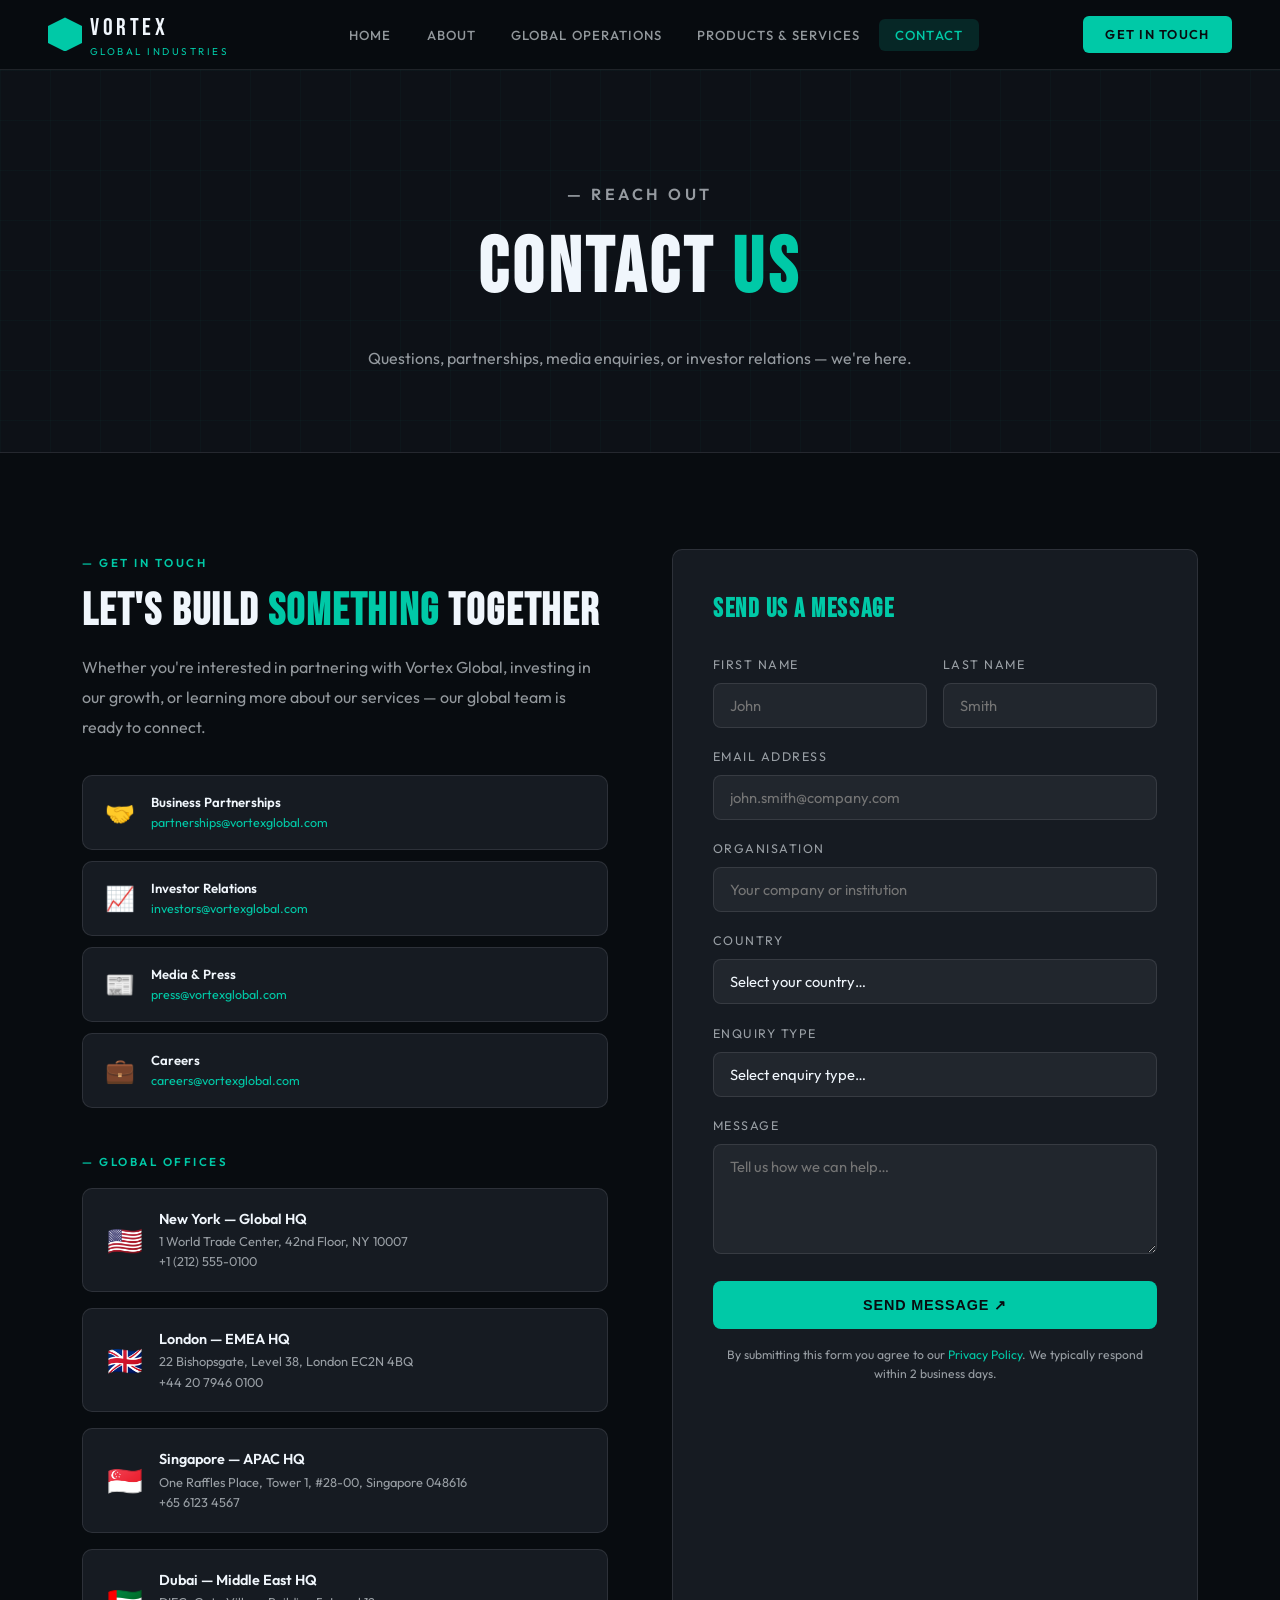
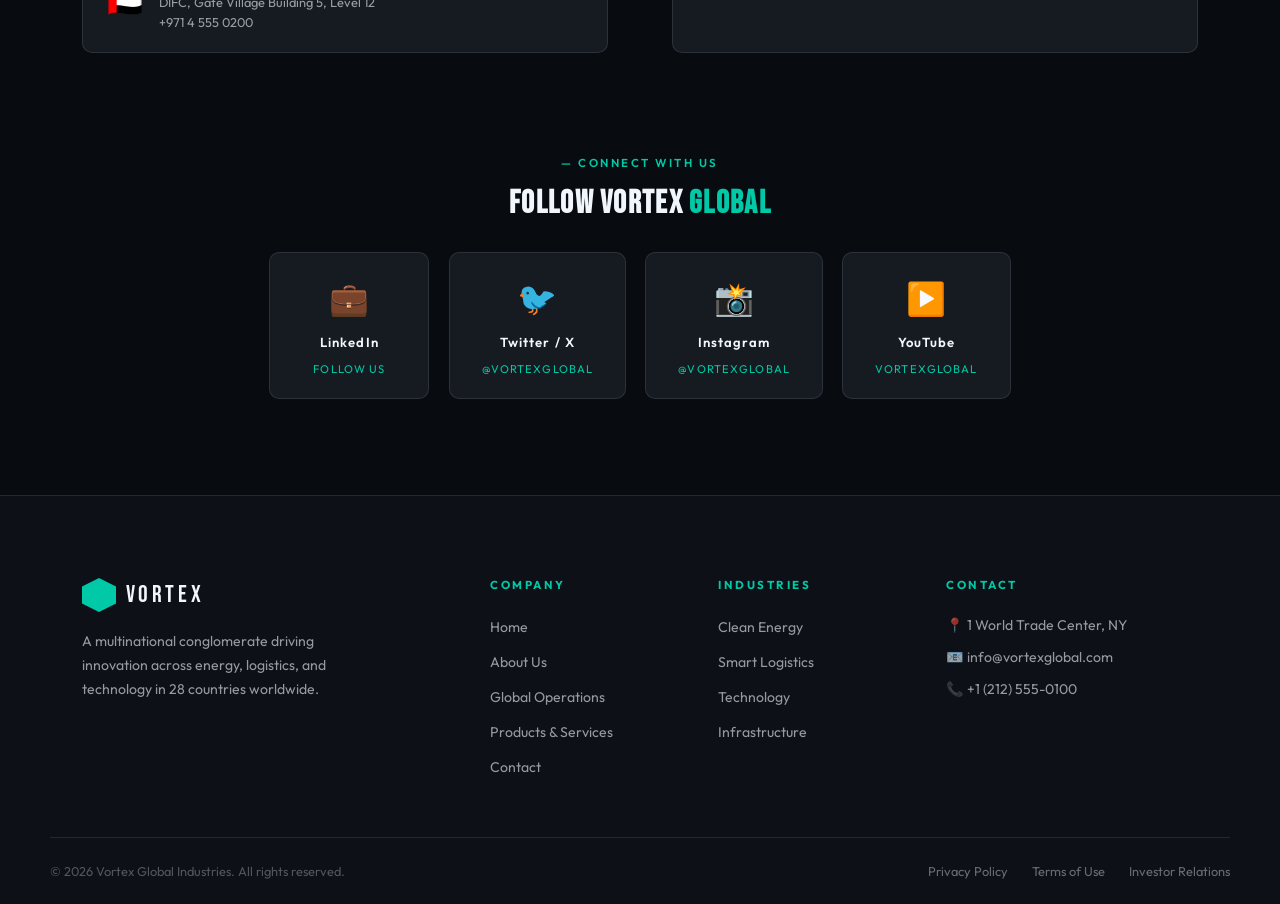
<file: contact.html>
<!DOCTYPE html>
<html lang="en">
<head>
  <meta charset="UTF-8"/>
  <meta name="viewport" content="width=device-width, initial-scale=1.0"/>
  <title>Vortex Global — Contact</title>
  <link rel="stylesheet" href="style.css"/>
</head>
<body>

  <nav class="navbar">
    <div class="nav-logo">
      <div class="logo-mark"></div>
      <div>
        <span class="logo-text-main">VORTEX</span>
        <span class="logo-text-sub">Global Industries</span>
      </div>
    </div>
    <ul class="nav-links">
      <li><a href="index.html">Home</a></li>
      <li><a href="about.html">About</a></li>
      <li><a href="operations.html">Global Operations</a></li>
      <li><a href="services.html">Products & Services</a></li>
      <li><a href="contact.html" class="active">Contact</a></li>
    </ul>
    <a href="contact.html" class="nav-cta">Get in Touch</a>
    <button class="nav-toggle" onclick="toggleMenu()">☰</button>
  </nav>

  <header class="page-hero">
    <div class="page-hero-bg"></div>
    <p class="label" style="position:relative;z-index:1;">Reach Out</p>
    <h1>CONTACT <span class="accent">US</span></h1>
    <p>Questions, partnerships, media enquiries, or investor relations — we're here.</p>
  </header>

  <section class="contact-section container">
    <div class="contact-grid">

      <!-- LEFT: Info & Offices -->
      <div class="anim">
        <p class="label">Get in Touch</p>
        <h2 style="font-family:var(--font-display); font-size:2.8rem; letter-spacing:0.04em; margin-bottom:1rem; line-height:1.05;">LET'S BUILD <span style="color:var(--teal);">SOMETHING</span> TOGETHER</h2>
        <p style="color:var(--white-dim); line-height:1.9; margin-bottom:2rem;">Whether you're interested in partnering with Vortex Global, investing in our growth, or learning more about our services — our global team is ready to connect.</p>

        <!-- ENQUIRY TYPES -->
        <div style="display:flex; flex-direction:column; gap:0.7rem; margin-bottom:2.5rem;">
          <div style="background:var(--dark-2); border:var(--border); border-radius:10px; padding:1rem 1.4rem; display:flex; align-items:center; gap:1rem;">
            <span style="font-size:1.5rem;">🤝</span>
            <div>
              <div style="font-size:0.82rem; font-weight:600; color:var(--white);">Business Partnerships</div>
              <div style="font-size:0.78rem; color:var(--teal);">partnerships@vortexglobal.com</div>
            </div>
          </div>
          <div style="background:var(--dark-2); border:var(--border); border-radius:10px; padding:1rem 1.4rem; display:flex; align-items:center; gap:1rem;">
            <span style="font-size:1.5rem;">📈</span>
            <div>
              <div style="font-size:0.82rem; font-weight:600; color:var(--white);">Investor Relations</div>
              <div style="font-size:0.78rem; color:var(--teal);">investors@vortexglobal.com</div>
            </div>
          </div>
          <div style="background:var(--dark-2); border:var(--border); border-radius:10px; padding:1rem 1.4rem; display:flex; align-items:center; gap:1rem;">
            <span style="font-size:1.5rem;">📰</span>
            <div>
              <div style="font-size:0.82rem; font-weight:600; color:var(--white);">Media & Press</div>
              <div style="font-size:0.78rem; color:var(--teal);">press@vortexglobal.com</div>
            </div>
          </div>
          <div style="background:var(--dark-2); border:var(--border); border-radius:10px; padding:1rem 1.4rem; display:flex; align-items:center; gap:1rem;">
            <span style="font-size:1.5rem;">💼</span>
            <div>
              <div style="font-size:0.82rem; font-weight:600; color:var(--white);">Careers</div>
              <div style="font-size:0.78rem; color:var(--teal);">careers@vortexglobal.com</div>
            </div>
          </div>
        </div>

        <!-- GLOBAL OFFICES -->
        <p class="label">Global Offices</p>
        <div class="contact-offices">
          <div class="office-item">
            <div class="office-flag">🇺🇸</div>
            <div>
              <h4>New York — Global HQ</h4>
              <p>1 World Trade Center, 42nd Floor, NY 10007<br>+1 (212) 555-0100</p>
            </div>
          </div>
          <div class="office-item">
            <div class="office-flag">🇬🇧</div>
            <div>
              <h4>London — EMEA HQ</h4>
              <p>22 Bishopsgate, Level 38, London EC2N 4BQ<br>+44 20 7946 0100</p>
            </div>
          </div>
          <div class="office-item">
            <div class="office-flag">🇸🇬</div>
            <div>
              <h4>Singapore — APAC HQ</h4>
              <p>One Raffles Place, Tower 1, #28-00, Singapore 048616<br>+65 6123 4567</p>
            </div>
          </div>
          <div class="office-item">
            <div class="office-flag">🇦🇪</div>
            <div>
              <h4>Dubai — Middle East HQ</h4>
              <p>DIFC, Gate Village Building 5, Level 12<br>+971 4 555 0200</p>
            </div>
          </div>
        </div>
      </div>

      <!-- RIGHT: Contact Form -->
      <div class="contact-form anim">
        <h3>SEND US A MESSAGE</h3>
        <div class="form-row">
          <div class="form-group">
            <label>First Name</label>
            <input type="text" placeholder="John"/>
          </div>
          <div class="form-group">
            <label>Last Name</label>
            <input type="text" placeholder="Smith"/>
          </div>
        </div>
        <div class="form-group">
          <label>Email Address</label>
          <input type="email" placeholder="john.smith@company.com"/>
        </div>
        <div class="form-group">
          <label>Organisation</label>
          <input type="text" placeholder="Your company or institution"/>
        </div>
        <div class="form-group">
          <label>Country</label>
          <select>
            <option value="">Select your country…</option>
            <option>United States</option>
            <option>United Kingdom</option>
            <option>Germany</option>
            <option>France</option>
            <option>Singapore</option>
            <option>Japan</option>
            <option>Australia</option>
            <option>UAE</option>
            <option>South Africa</option>
            <option>Kenya</option>
            <option>Brazil</option>
            <option>India</option>
            <option>Other</option>
          </select>
        </div>
        <div class="form-group">
          <label>Enquiry Type</label>
          <select>
            <option value="">Select enquiry type…</option>
            <option>Business Partnership</option>
            <option>Investor Relations</option>
            <option>Media & Press</option>
            <option>Product / Service Inquiry</option>
            <option>Careers</option>
            <option>General Enquiry</option>
          </select>
        </div>
        <div class="form-group">
          <label>Message</label>
          <textarea placeholder="Tell us how we can help…"></textarea>
        </div>
        <button onclick="handleSubmit(event)" class="btn btn-teal" style="width:100%; justify-content:center; font-size:0.9rem; padding:1rem;">
          Send Message ↗
        </button>
        <p style="color:var(--white-dim); font-size:0.76rem; text-align:center; margin-top:1rem; line-height:1.6;">By submitting this form you agree to our <a href="#" style="color:var(--teal);">Privacy Policy</a>. We typically respond within 2 business days.</p>
      </div>

    </div>
  </section>

  <!-- SUCCESS MESSAGE (hidden) -->
  <div id="successMsg" style="display:none; position:fixed; top:50%; left:50%; transform:translate(-50%,-50%); background:var(--dark-2); border:1px solid var(--teal); border-radius:16px; padding:3rem; text-align:center; z-index:999; box-shadow:0 0 60px rgba(0,201,167,0.3); max-width:400px; width:90%;">
    <div style="font-size:3rem; margin-bottom:1rem;">✅</div>
    <h3 style="font-family:var(--font-display); font-size:1.6rem; color:var(--teal); letter-spacing:0.08em; margin-bottom:0.6rem;">MESSAGE SENT</h3>
    <p style="color:var(--white-dim); font-size:0.9rem;">Thank you for reaching out to Vortex Global. Our team will respond within 2 business days.</p>
    <button onclick="document.getElementById('successMsg').style.display='none'" class="btn btn-outline" style="margin-top:1.5rem;">Close</button>
  </div>

  <!-- SOCIAL LINKS -->
  <section class="container" style="padding:0 2rem 6rem; text-align:center;">
    <p class="label anim">Connect With Us</p>
    <h2 class="section-title anim" style="font-size:2rem; margin-bottom:2rem;">FOLLOW VORTEX <span class="accent">GLOBAL</span></h2>
    <div style="display:flex; justify-content:center; gap:1.2rem; flex-wrap:wrap;" class="anim">
      <a href="https://linkedin.com" target="_blank" class="partner-card" style="text-decoration:none;">
        <div class="partner-icon">💼</div>
        <div class="partner-name">LinkedIn</div>
        <div class="partner-type">Follow Us</div>
      </a>
      <a href="https://twitter.com" target="_blank" class="partner-card" style="text-decoration:none;">
        <div class="partner-icon">🐦</div>
        <div class="partner-name">Twitter / X</div>
        <div class="partner-type">@VortexGlobal</div>
      </a>
      <a href="https://instagram.com" target="_blank" class="partner-card" style="text-decoration:none;">
        <div class="partner-icon">📸</div>
        <div class="partner-name">Instagram</div>
        <div class="partner-type">@VortexGlobal</div>
      </a>
      <a href="https://youtube.com" target="_blank" class="partner-card" style="text-decoration:none;">
        <div class="partner-icon">▶️</div>
        <div class="partner-name">YouTube</div>
        <div class="partner-type">VortexGlobal</div>
      </a>
    </div>
  </section>

  <footer class="footer">
    <div class="container footer-grid">
      <div class="footer-brand">
        <div style="display:flex; align-items:center; gap:0.6rem; margin-bottom:0.6rem;">
          <div class="logo-mark"></div><span class="logo-text-main">VORTEX</span>
        </div>
        <p>A multinational conglomerate driving innovation across energy, logistics, and technology in 28 countries worldwide.</p>
      </div>
      <div class="footer-col"><h5>Company</h5><ul>
        <li><a href="index.html">Home</a></li><li><a href="about.html">About Us</a></li>
        <li><a href="operations.html">Global Operations</a></li><li><a href="services.html">Products & Services</a></li>
        <li><a href="contact.html">Contact</a></li>
      </ul></div>
      <div class="footer-col"><h5>Industries</h5><ul>
        <li><a href="services.html">Clean Energy</a></li><li><a href="services.html">Smart Logistics</a></li>
        <li><a href="services.html">Technology</a></li><li><a href="services.html">Infrastructure</a></li>
      </ul></div>
      <div class="footer-col"><h5>Contact</h5>
        <p>📍 1 World Trade Center, NY</p><p>📧 info@vortexglobal.com</p><p>📞 +1 (212) 555-0100</p>
      </div>
    </div>
    <div class="container footer-bottom">
      <span>© 2026 Vortex Global Industries. All rights reserved.</span>
      <div style="display:flex; gap:1.5rem;"><a href="#">Privacy Policy</a><a href="#">Terms of Use</a><a href="#">Investor Relations</a></div>
    </div>
  </footer>

  <script src="script.js"></script>
</body>
</html>
</file>
<file: style.css>
/* =============================================
   VORTEX GLOBAL — International Company Website
   Aesthetic: Dark Editorial / Geo-Industrial
   ============================================= */

@import url('https://fonts.googleapis.com/css2?family=Bebas+Neue&family=Outfit:wght@300;400;500;600&family=Crimson+Pro:ital,wght@0,400;1,400&display=swap');

:root {
  --black: #080c10;
  --dark: #0d1117;
  --dark-2: #161b22;
  --dark-3: #21262d;
  --teal: #00c9a7;
  --teal-dim: #00876f;
  --teal-glow: rgba(0,201,167,0.15);
  --white: #f0f6fc;
  --white-dim: rgba(240,246,252,0.6);
  --white-faint: rgba(240,246,252,0.12);
  --red-accent: #ff4757;
  --gold: #ffd166;
  --font-display: 'Bebas Neue', sans-serif;
  --font-body: 'Outfit', sans-serif;
  --font-serif: 'Crimson Pro', Georgia, serif;
  --radius: 10px;
  --shadow: 0 4px 32px rgba(0,0,0,0.5);
  --shadow-teal: 0 0 40px rgba(0,201,167,0.2);
  --transition: all 0.3s cubic-bezier(0.4,0,0.2,1);
  --border: 1px solid rgba(240,246,252,0.1);
}

*, *::before, *::after { box-sizing: border-box; margin: 0; padding: 0; }
html { scroll-behavior: smooth; }

body {
  font-family: var(--font-body);
  background: var(--black);
  color: var(--white);
  line-height: 1.6;
  overflow-x: hidden;
}

a { text-decoration: none; color: inherit; }
ul { list-style: none; }
img { width: 100%; display: block; object-fit: cover; }
.container { max-width: 1180px; margin: 0 auto; padding: 0 2rem; }

/* ===== NAVBAR ===== */
.navbar {
  position: sticky; top: 0; z-index: 200;
  display: flex; align-items: center; justify-content: space-between;
  background: rgba(8,12,16,0.92);
  backdrop-filter: blur(16px);
  border-bottom: var(--border);
  padding: 0 3rem; height: 70px;
}

.nav-logo {
  display: flex; align-items: center; gap: 0.5rem;
  letter-spacing: 0.12em;
}
.logo-mark {
  width: 34px; height: 34px;
  background: var(--teal);
  clip-path: polygon(50% 0%, 100% 25%, 100% 75%, 50% 100%, 0% 75%, 0% 25%);
  display: flex; align-items: center; justify-content: center;
  flex-shrink: 0;
}
.logo-text-main {
  font-family: var(--font-display);
  font-size: 1.5rem; letter-spacing: 0.15em; color: var(--white);
}
.logo-text-sub {
  font-size: 0.62rem; color: var(--teal); letter-spacing: 0.25em;
  text-transform: uppercase; display: block; margin-top: -4px;
}

.nav-links { display: flex; gap: 0.2rem; }
.nav-links a {
  color: var(--white-dim);
  font-size: 0.82rem; font-weight: 500;
  padding: 0.5rem 1rem; border-radius: 6px;
  letter-spacing: 0.08em; text-transform: uppercase;
  transition: var(--transition);
}
.nav-links a:hover, .nav-links a.active {
  color: var(--teal); background: var(--teal-glow);
}

.nav-cta {
  background: var(--teal); color: var(--black);
  font-size: 0.8rem; font-weight: 600; letter-spacing: 0.1em;
  text-transform: uppercase; padding: 0.5rem 1.4rem;
  border-radius: 6px; transition: var(--transition);
}
.nav-cta:hover { background: #00e6c0; box-shadow: var(--shadow-teal); }

.nav-toggle { display: none; background: none; border: none; color: var(--white); font-size: 1.5rem; cursor: pointer; }

/* ===== BUTTONS ===== */
.btn {
  display: inline-flex; align-items: center; gap: 0.5rem;
  padding: 0.85rem 2.2rem; border-radius: 8px;
  font-weight: 600; font-size: 0.9rem; letter-spacing: 0.06em;
  text-transform: uppercase; transition: var(--transition); cursor: pointer;
  border: none;
}
.btn-teal { background: var(--teal); color: var(--black); }
.btn-teal:hover { background: #00e6c0; box-shadow: var(--shadow-teal); transform: translateY(-2px); }
.btn-outline { border: 1px solid rgba(255,255,255,0.3); color: var(--white); background: transparent; }
.btn-outline:hover { border-color: var(--teal); color: var(--teal); transform: translateY(-2px); }
.btn-dark { background: var(--dark-2); color: var(--white); border: var(--border); }
.btn-dark:hover { background: var(--dark-3); border-color: var(--teal); transform: translateY(-2px); }

/* ===== SECTION LABELS & TITLES ===== */
.label {
  display: inline-block;
  font-size: 0.72rem; font-weight: 600; letter-spacing: 0.22em;
  text-transform: uppercase; color: var(--teal);
  margin-bottom: 1rem;
}
.label::before { content: '— '; }

.section-title {
  font-family: var(--font-display);
  font-size: clamp(2.4rem, 4vw, 4rem);
  line-height: 1; letter-spacing: 0.04em; color: var(--white);
  margin-bottom: 1.2rem;
}
.section-title .accent { color: var(--teal); }

/* ===== HERO ===== */
.hero {
  position: relative; overflow: hidden;
  min-height: 92vh;
  display: flex; align-items: center;
  background: var(--black);
}

.hero-grid-bg {
  position: absolute; inset: 0; pointer-events: none;
  background-image:
    linear-gradient(rgba(0,201,167,0.04) 1px, transparent 1px),
    linear-gradient(90deg, rgba(0,201,167,0.04) 1px, transparent 1px);
  background-size: 60px 60px;
  mask-image: radial-gradient(ellipse 80% 80% at 50% 50%, black 40%, transparent 100%);
}

.hero-orb {
  position: absolute; border-radius: 50%; filter: blur(90px); pointer-events: none;
}
.hero-orb-1 { width: 600px; height: 600px; background: rgba(0,201,167,0.12); top: -100px; right: -100px; }
.hero-orb-2 { width: 400px; height: 400px; background: rgba(0,201,167,0.06); bottom: -50px; left: 10%; }

.hero-inner {
  position: relative; z-index: 2;
  display: grid; grid-template-columns: 1fr 1fr;
  align-items: center; gap: 4rem;
  padding: 4rem 3rem 4rem 5rem;
  max-width: 1300px; margin: 0 auto; width: 100%;
}

.hero-eyebrow {
  font-size: 0.75rem; color: var(--teal); letter-spacing: 0.28em;
  text-transform: uppercase; margin-bottom: 1.2rem;
  display: flex; align-items: center; gap: 0.8rem;
}
.hero-eyebrow::before {
  content: ''; display: block; width: 32px; height: 1px; background: var(--teal);
}

.hero-title {
  font-family: var(--font-display);
  font-size: clamp(3.5rem, 6vw, 6.5rem);
  line-height: 0.95; letter-spacing: 0.02em;
  margin-bottom: 1.8rem;
}
.hero-title .line-teal { color: var(--teal); }
.hero-title .line-outline {
  -webkit-text-stroke: 1.5px rgba(240,246,252,0.4);
  color: transparent;
}

.hero-desc {
  color: var(--white-dim); font-size: 1rem; max-width: 440px;
  margin-bottom: 2.5rem; line-height: 1.75;
}

.hero-actions { display: flex; gap: 1rem; flex-wrap: wrap; }

.hero-stats {
  display: flex; gap: 2.5rem; margin-top: 3.5rem;
  padding-top: 2.5rem; border-top: var(--border);
}
.hstat-num {
  font-family: var(--font-display); font-size: 2.6rem; color: var(--teal); line-height: 1;
}
.hstat-label { font-size: 0.78rem; color: var(--white-dim); letter-spacing: 0.08em; margin-top: 0.3rem; }

.hero-visual { position: relative; }
.hero-img-wrap {
  border-radius: 16px; overflow: hidden;
  height: 520px; box-shadow: var(--shadow);
  border: var(--border);
}
.hero-img-wrap img { height: 100%; }
.hero-badge {
  position: absolute; bottom: -24px; left: -24px;
  background: var(--dark-2); border: var(--border);
  border-radius: 12px; padding: 1.2rem 1.6rem;
  backdrop-filter: blur(12px);
}
.hero-badge .num { font-family: var(--font-display); font-size: 2rem; color: var(--teal); }
.hero-badge .lbl { font-size: 0.75rem; color: var(--white-dim); letter-spacing: 0.1em; }

/* ===== MARQUEE ===== */
.marquee-bar {
  background: var(--teal); overflow: hidden;
  padding: 0.9rem 0; white-space: nowrap;
}
.marquee-track {
  display: inline-flex; gap: 4rem;
  animation: marquee 28s linear infinite;
}
.marquee-track span {
  font-family: var(--font-display);
  font-size: 1rem; letter-spacing: 0.2em;
  color: var(--black); text-transform: uppercase;
}
.marquee-dot { color: rgba(8,12,16,0.4); font-size: 0.5rem; }
@keyframes marquee {
  from { transform: translateX(0); }
  to { transform: translateX(-50%); }
}

/* ===== CARDS (general) ===== */
.card-dark {
  background: var(--dark-2); border-radius: var(--radius);
  border: var(--border); transition: var(--transition);
  overflow: hidden;
}
.card-dark:hover { border-color: rgba(0,201,167,0.4); box-shadow: var(--shadow-teal); transform: translateY(-4px); }

/* ===== ABOUT SECTION ===== */
.about-section { padding: 7rem 2rem; }
.about-grid { display: grid; grid-template-columns: 1fr 1fr; gap: 5rem; align-items: center; }
.about-img-stack { position: relative; height: 480px; }
.about-img-main {
  width: 80%; height: 100%; border-radius: 14px; overflow: hidden;
  box-shadow: var(--shadow); border: var(--border);
}
.about-img-main img { height: 100%; }
.about-img-accent {
  position: absolute; bottom: -30px; right: 0;
  width: 55%; height: 220px;
  border-radius: 12px; overflow: hidden;
  box-shadow: var(--shadow); border: 2px solid var(--teal);
}
.about-img-accent img { height: 100%; }
.about-text .section-title { margin-bottom: 1.5rem; }
.about-text p { color: var(--white-dim); font-size: 0.97rem; line-height: 1.9; margin-bottom: 1.2rem; }
.about-text em { font-family: var(--font-serif); font-size: 1.15rem; color: var(--white); font-style: italic; }

/* ===== PAGE HERO ===== */
.page-hero {
  position: relative; overflow: hidden;
  background: var(--dark); padding: 6rem 2rem 5rem;
  text-align: center; border-bottom: var(--border);
}
.page-hero-bg {
  position: absolute; inset: 0;
  background-image: linear-gradient(rgba(0,201,167,0.03) 1px, transparent 1px),
    linear-gradient(90deg, rgba(0,201,167,0.03) 1px, transparent 1px);
  background-size: 50px 50px;
}
.page-hero h1 {
  font-family: var(--font-display);
  font-size: clamp(2.8rem, 6vw, 5.5rem);
  letter-spacing: 0.06em; position: relative; z-index: 1;
}
.page-hero h1 .accent { color: var(--teal); }
.page-hero p {
  color: var(--white-dim); max-width: 600px;
  margin: 1rem auto 0; font-size: 1rem; position: relative; z-index: 1;
}

/* ===== GLOBAL OPERATIONS ===== */
.ops-section { padding: 6rem 2rem; }
.regions-grid { display: grid; grid-template-columns: repeat(auto-fit, minmax(260px, 1fr)); gap: 1.4rem; margin-bottom: 5rem; }
.region-card {
  background: var(--dark-2); border-radius: var(--radius);
  border: var(--border); padding: 2rem; transition: var(--transition);
}
.region-card:hover { border-color: var(--teal); box-shadow: var(--shadow-teal); transform: translateY(-4px); }
.region-flag { font-size: 2.2rem; margin-bottom: 1rem; }
.region-card h3 { font-family: var(--font-display); font-size: 1.5rem; letter-spacing: 0.06em; color: var(--white); margin-bottom: 0.3rem; }
.region-card .tagline { color: var(--teal); font-size: 0.78rem; letter-spacing: 0.12em; text-transform: uppercase; margin-bottom: 0.8rem; }
.region-card p { color: var(--white-dim); font-size: 0.88rem; line-height: 1.7; margin-bottom: 1rem; }
.market-list { display: flex; flex-wrap: wrap; gap: 0.4rem; }
.market-tag {
  background: var(--dark-3); border: var(--border);
  color: var(--white-dim); font-size: 0.72rem; letter-spacing: 0.08em;
  padding: 0.25rem 0.7rem; border-radius: 20px;
}

/* ===== GALLERY ===== */
.office-gallery { padding: 0 2rem 6rem; }
.gallery-masonry {
  display: grid;
  grid-template-columns: repeat(4, 1fr);
  grid-template-rows: 200px 200px;
  gap: 1rem;
}
.g-img { border-radius: 10px; overflow: hidden; border: var(--border); }
.g-img img { height: 100%; transition: transform 0.5s ease; }
.g-img:hover img { transform: scale(1.04); }
.g-img.wide { grid-column: span 2; }
.g-img.tall { grid-row: span 2; }

/* ===== PRODUCTS / SERVICES ===== */
.services-section { padding: 6rem 2rem; }
.services-grid { display: grid; grid-template-columns: repeat(auto-fit, minmax(300px, 1fr)); gap: 1.4rem; margin-bottom: 3rem; }
.service-card {
  background: var(--dark-2); border-radius: var(--radius);
  border: var(--border); padding: 2.2rem;
  transition: var(--transition); position: relative; overflow: hidden;
}
.service-card::before {
  content: ''; position: absolute; top: 0; left: 0; right: 0; height: 2px;
  background: linear-gradient(90deg, transparent, var(--teal), transparent);
  opacity: 0; transition: var(--transition);
}
.service-card:hover::before { opacity: 1; }
.service-card:hover { border-color: rgba(0,201,167,0.3); transform: translateY(-4px); }
.service-num {
  font-family: var(--font-display); font-size: 3.5rem;
  color: var(--white-faint); line-height: 1; margin-bottom: 1rem;
}
.service-card h3 { font-family: var(--font-display); font-size: 1.4rem; letter-spacing: 0.05em; color: var(--white); margin-bottom: 0.6rem; }
.service-card p { color: var(--white-dim); font-size: 0.9rem; line-height: 1.75; margin-bottom: 1.2rem; }
.service-tags { display: flex; flex-wrap: wrap; gap: 0.4rem; }
.stag {
  font-size: 0.72rem; background: var(--dark-3); border: var(--border);
  color: var(--teal); padding: 0.25rem 0.75rem; border-radius: 20px; letter-spacing: 0.06em;
}

/* ===== PARTNERS ===== */
.partners-section { padding: 4rem 2rem 6rem; border-top: var(--border); }
.partners-grid {
  display: flex; flex-wrap: wrap; justify-content: center;
  gap: 1.2rem; margin-top: 3rem;
}
.partner-card {
  background: var(--dark-2); border: var(--border);
  border-radius: 10px; padding: 1.2rem 2rem;
  display: flex; flex-direction: column; align-items: center; gap: 0.5rem;
  min-width: 160px; text-align: center; transition: var(--transition);
}
.partner-card:hover { border-color: var(--teal); background: var(--dark-3); }
.partner-icon { font-size: 2rem; }
.partner-name { font-size: 0.82rem; font-weight: 600; letter-spacing: 0.08em; color: var(--white); }
.partner-type { font-size: 0.7rem; color: var(--teal); letter-spacing: 0.1em; text-transform: uppercase; }

/* ===== CONTACT ===== */
.contact-section { padding: 6rem 2rem; }
.contact-grid { display: grid; grid-template-columns: 1fr 1fr; gap: 4rem; }
.contact-info h2 { font-family: var(--font-display); font-size: 3rem; letter-spacing: 0.05em; margin-bottom: 1rem; }
.contact-info p { color: var(--white-dim); margin-bottom: 2rem; line-height: 1.8; }
.contact-offices { display: flex; flex-direction: column; gap: 1rem; }
.office-item {
  background: var(--dark-2); border: var(--border); border-radius: 10px;
  padding: 1.2rem 1.5rem; display: flex; align-items: center; gap: 1rem;
}
.office-flag { font-size: 1.8rem; }
.office-item h4 { color: var(--white); font-size: 0.9rem; font-weight: 600; }
.office-item p { color: var(--white-dim); font-size: 0.8rem; }
.contact-form { background: var(--dark-2); border: var(--border); border-radius: var(--radius); padding: 2.5rem; }
.contact-form h3 { font-family: var(--font-display); font-size: 1.6rem; letter-spacing: 0.06em; margin-bottom: 1.5rem; color: var(--teal); }
.form-group { margin-bottom: 1.2rem; }
.form-group label { display: block; font-size: 0.78rem; letter-spacing: 0.12em; text-transform: uppercase; color: var(--white-dim); margin-bottom: 0.5rem; }
.form-group input, .form-group select, .form-group textarea {
  width: 100%; background: var(--dark-3); border: var(--border);
  border-radius: 8px; padding: 0.75rem 1rem;
  color: var(--white); font-family: var(--font-body); font-size: 0.92rem;
  transition: var(--transition); outline: none;
}
.form-group input:focus, .form-group select:focus, .form-group textarea:focus {
  border-color: var(--teal); box-shadow: 0 0 0 3px var(--teal-glow);
}
.form-group textarea { height: 110px; resize: vertical; }
.form-group select { appearance: none; cursor: pointer; }
.form-row { display: grid; grid-template-columns: 1fr 1fr; gap: 1rem; }

/* ===== VIDEO SECTION ===== */
.video-section { padding: 0 2rem 6rem; }
.video-wrap {
  border-radius: 16px; overflow: hidden;
  box-shadow: var(--shadow), var(--shadow-teal);
  border: var(--border); max-width: 920px; margin: 0 auto;
  aspect-ratio: 16/9;
}
.video-wrap iframe { width: 100%; height: 100%; border: none; }

/* ===== MARKETS LIST ===== */
.markets-section { padding: 0 2rem 6rem; }
.markets-section h2 { font-family: var(--font-display); font-size: 2.2rem; letter-spacing: 0.06em; margin-bottom: 2rem; }
.markets-list {
  display: grid; grid-template-columns: repeat(auto-fill, minmax(180px, 1fr)); gap: 0.8rem;
}
.market-item {
  background: var(--dark-2); border: var(--border); border-radius: 8px;
  padding: 0.8rem 1.2rem; display: flex; align-items: center; gap: 0.7rem;
  font-size: 0.88rem; transition: var(--transition);
}
.market-item:hover { border-color: var(--teal); color: var(--teal); }
.market-item .flag { font-size: 1.2rem; }

/* ===== TICKER (home page) ===== */
.ticker-strip {
  background: var(--dark-2); border-top: var(--border); border-bottom: var(--border);
  padding: 0.8rem 2rem; display: flex; gap: 3rem; overflow: hidden;
}
.ticker-item { display: flex; gap: 0.6rem; align-items: center; font-size: 0.82rem; white-space: nowrap; }
.ticker-label { color: var(--teal); font-weight: 600; letter-spacing: 0.08em; font-size: 0.72rem; }
.ticker-val { color: var(--white-dim); }
.ticker-up { color: #2ecc71; }

/* ===== FOOTER ===== */
.footer {
  background: var(--dark); border-top: var(--border);
  padding: 5rem 3rem 0;
}
.footer-grid {
  display: grid; grid-template-columns: 2fr 1fr 1fr 1.4fr;
  gap: 3rem; padding-bottom: 3rem;
  border-bottom: var(--border);
}
.footer-brand p { color: var(--white-dim); font-size: 0.88rem; margin-top: 1rem; max-width: 280px; line-height: 1.7; }
.footer-col h5 {
  font-size: 0.72rem; letter-spacing: 0.22em; text-transform: uppercase;
  color: var(--teal); margin-bottom: 1.2rem;
}
.footer-col ul li { margin-bottom: 0.6rem; }
.footer-col ul li a { color: var(--white-dim); font-size: 0.88rem; transition: var(--transition); }
.footer-col ul li a:hover { color: var(--teal); }
.footer-col p { color: var(--white-dim); font-size: 0.88rem; margin-bottom: 0.6rem; }
.footer-bottom {
  padding: 1.4rem 0; display: flex; justify-content: space-between; align-items: center;
  color: rgba(240,246,252,0.3); font-size: 0.8rem;
}
.footer-bottom a { color: rgba(240,246,252,0.4); }
.footer-bottom a:hover { color: var(--teal); }

/* ===== ANIMATIONS ===== */
@keyframes fadeUp {
  from { opacity: 0; transform: translateY(24px); }
  to { opacity: 1; transform: translateY(0); }
}
@keyframes fadeIn { from { opacity: 0; } to { opacity: 1; } }

.anim { opacity: 0; transform: translateY(24px); transition: opacity 0.6s ease, transform 0.6s ease; }
.anim.visible { opacity: 1; transform: translateY(0); }

/* ===== RESPONSIVE ===== */
@media (max-width: 960px) {
  .hero-inner { grid-template-columns: 1fr; padding: 4rem 2rem; text-align: center; }
  .hero-stats { justify-content: center; }
  .hero-actions { justify-content: center; }
  .hero-img-wrap { height: 300px; }
  .hero-badge { display: none; }
  .about-grid { grid-template-columns: 1fr; }
  .about-img-stack { height: 300px; }
  .contact-grid { grid-template-columns: 1fr; }
  .footer-grid { grid-template-columns: 1fr 1fr; }
  .gallery-masonry { grid-template-columns: 1fr 1fr; grid-template-rows: auto; }
  .g-img.tall { grid-row: span 1; }
  .navbar { padding: 0 1.5rem; }
  .nav-links, .nav-cta { display: none; }
  .nav-links.open { display: flex; flex-direction: column; position: absolute; top: 70px; left: 0; right: 0; background: var(--dark); padding: 1.5rem 2rem; border-bottom: var(--border); gap: 0.3rem; }
  .nav-links.open + .nav-cta { display: none; }
  .nav-toggle { display: block; }
  .form-row { grid-template-columns: 1fr; }
}
@media (max-width: 600px) {
  .footer-grid { grid-template-columns: 1fr; }
  .gallery-masonry { grid-template-columns: 1fr; }
  .hero-title { font-size: 3rem; }
  .hero-stats { flex-wrap: wrap; gap: 1.5rem; }
}
</file>
